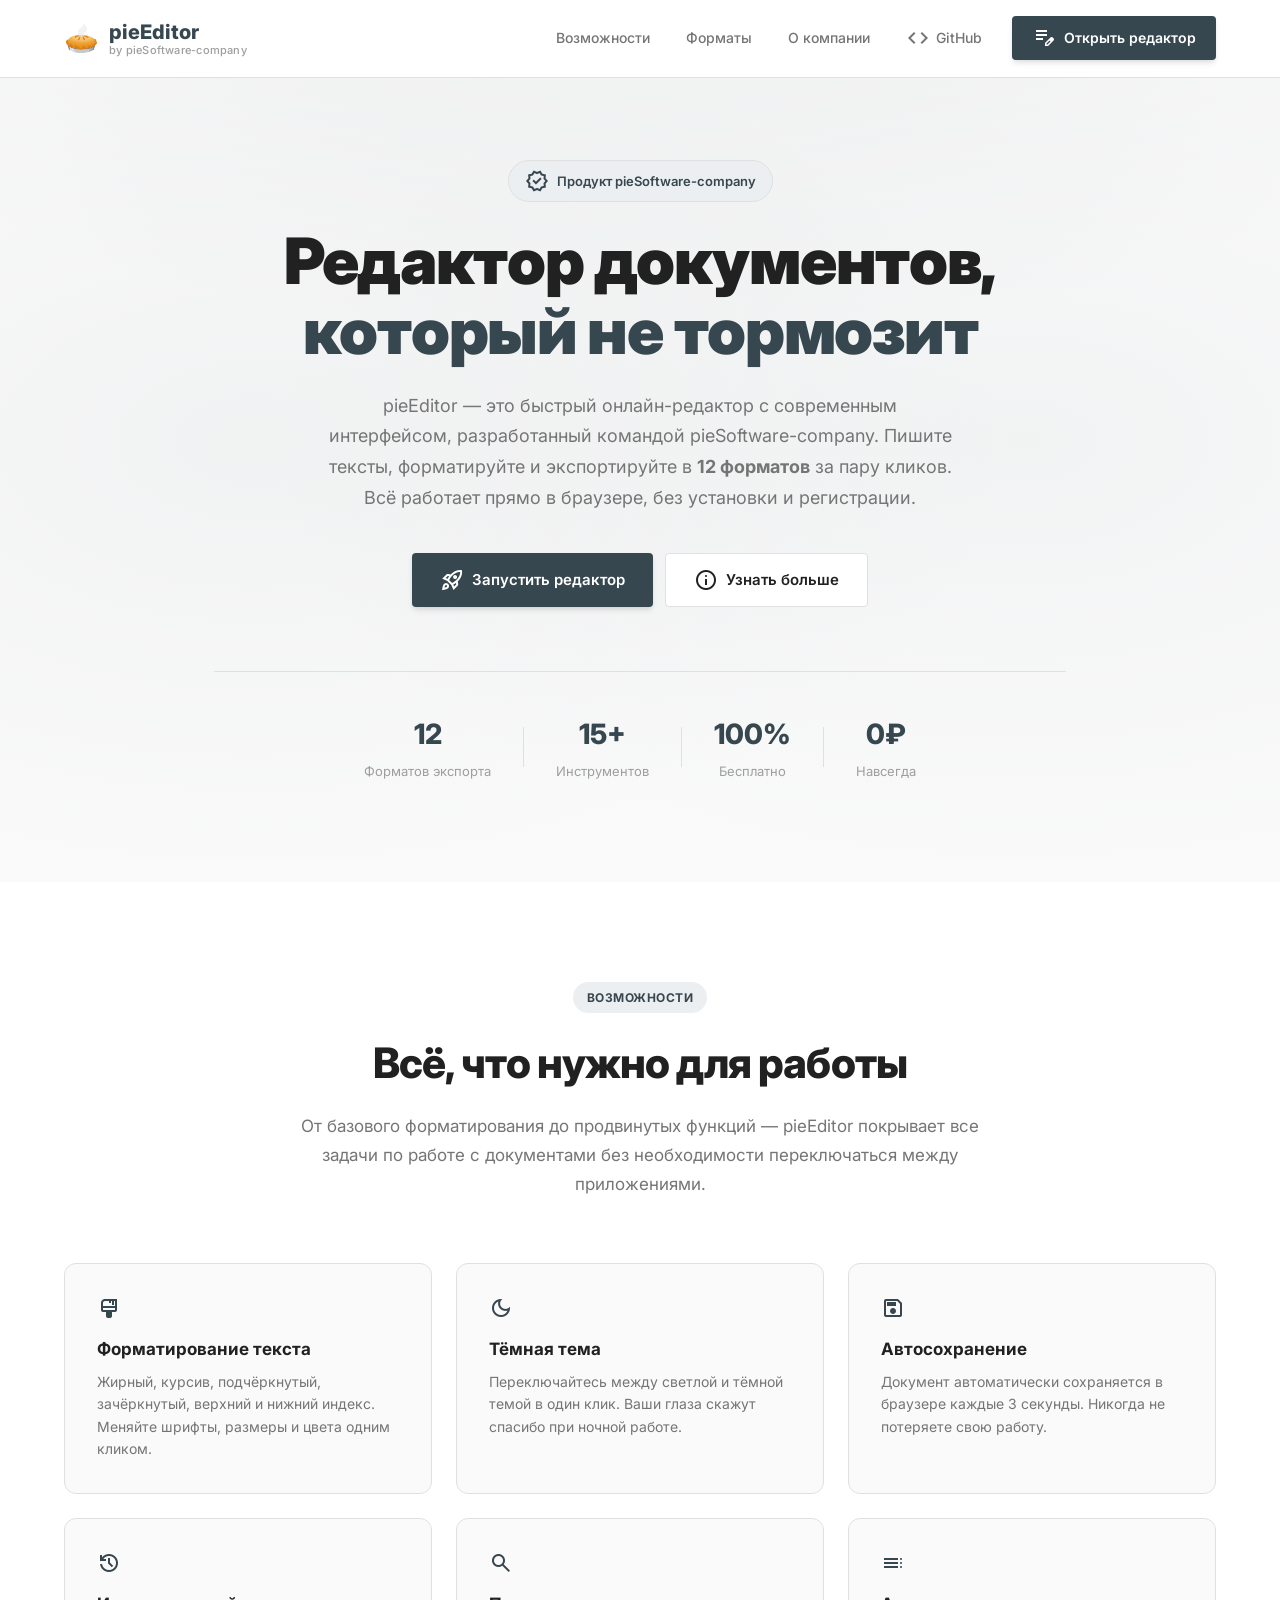
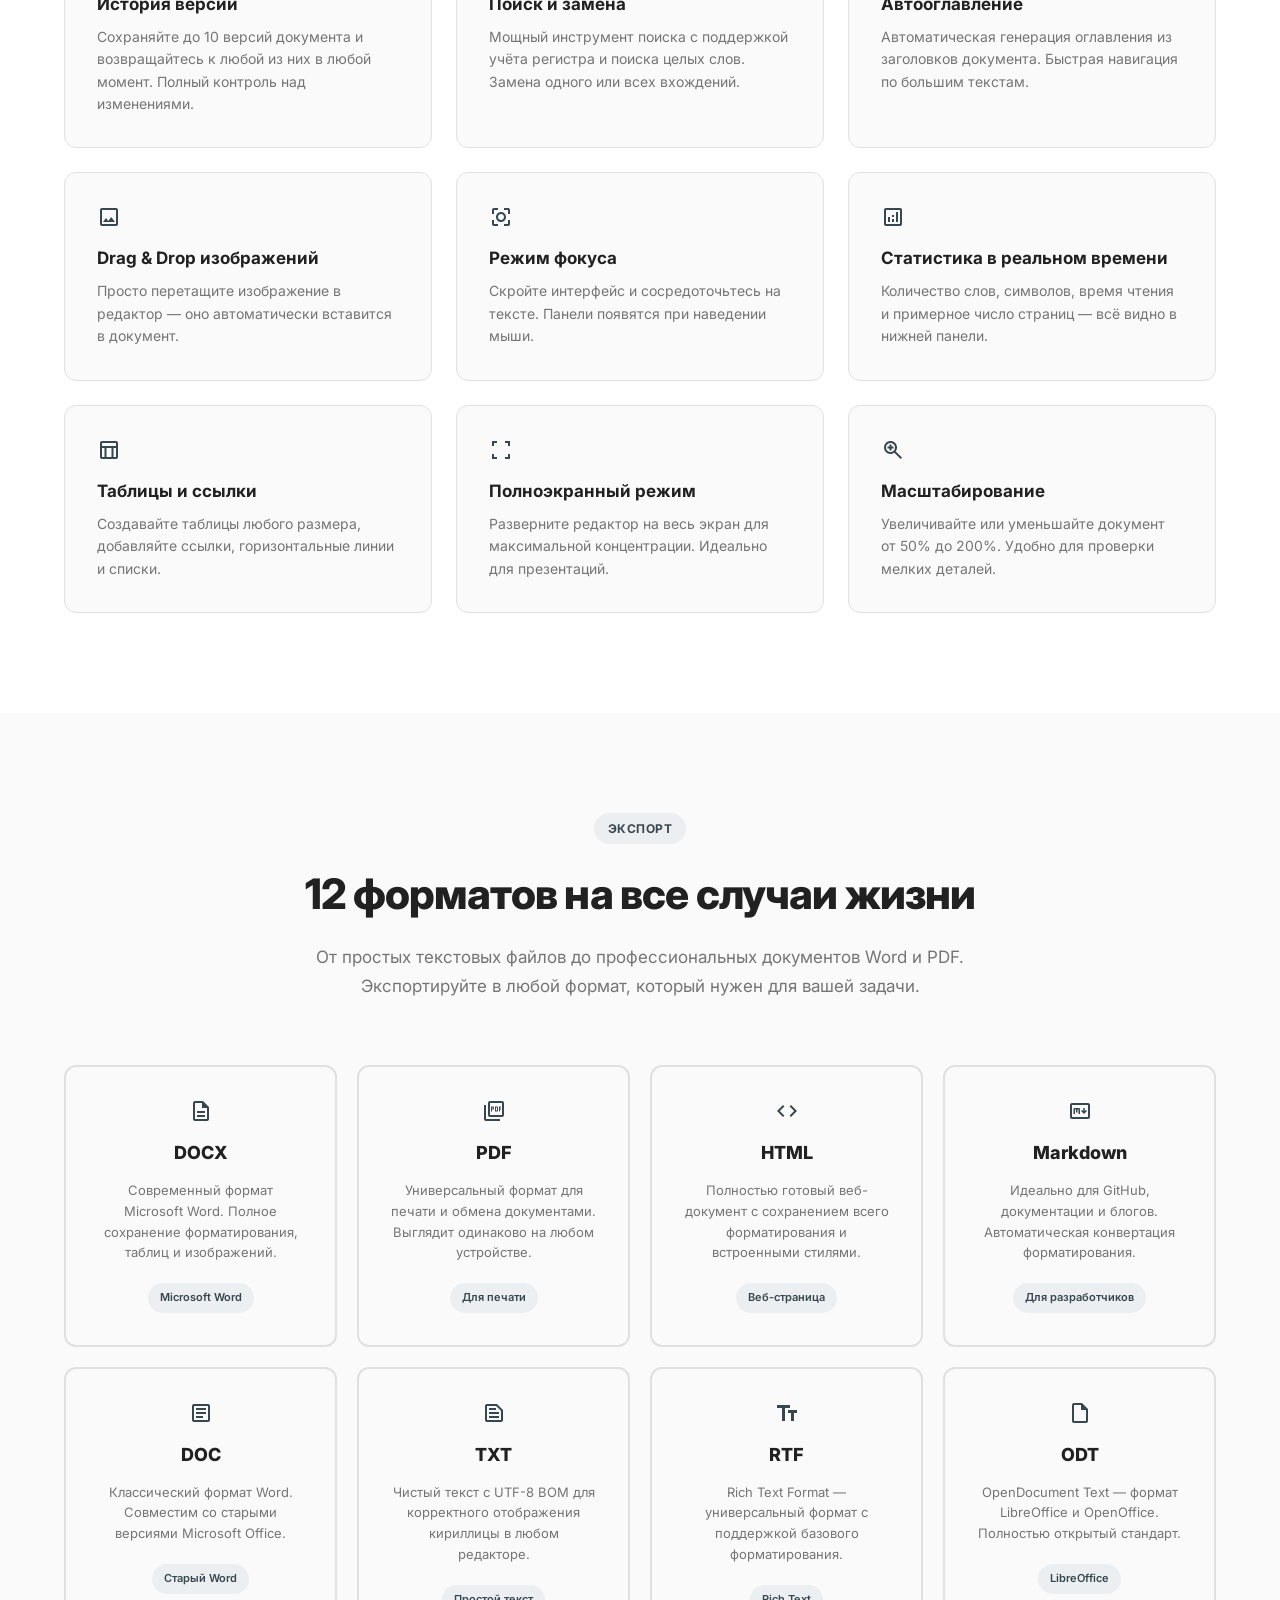
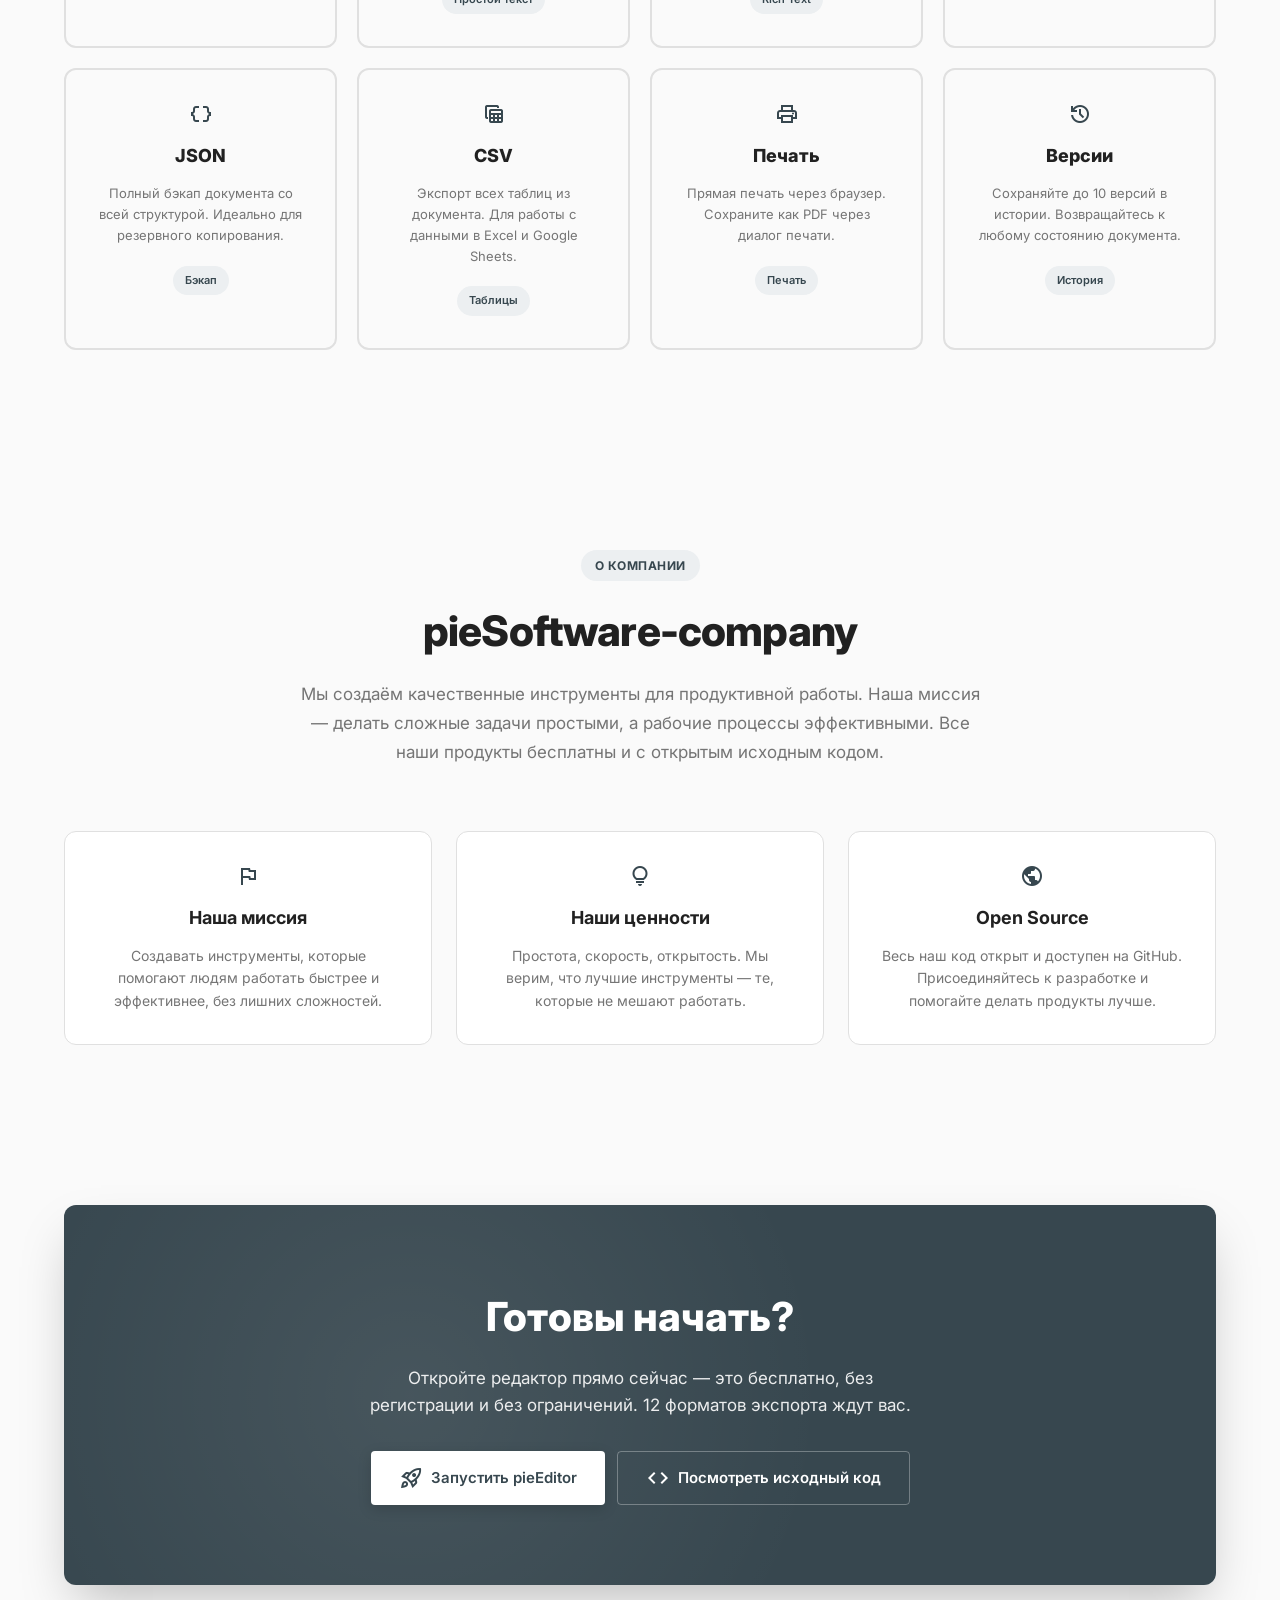
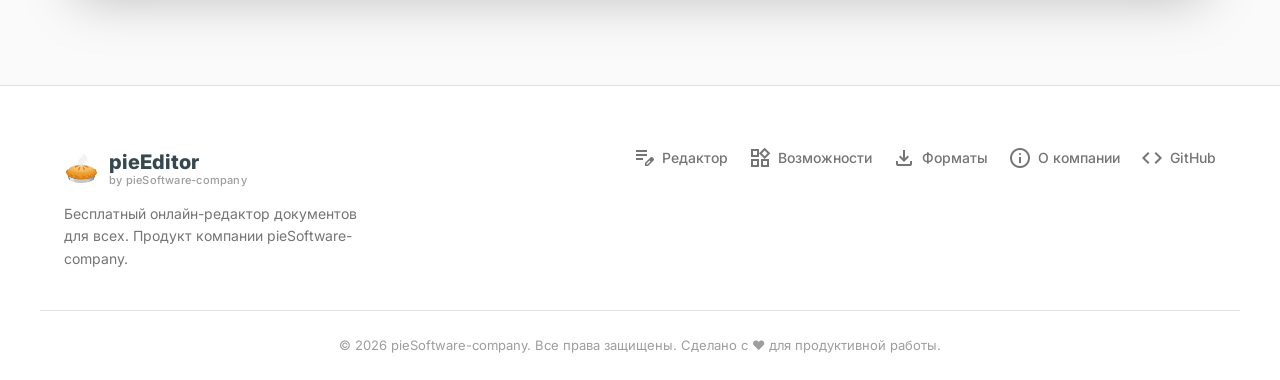
<file: index.html>
<!DOCTYPE html>
<html lang="ru">
<head>
    <meta charset="UTF-8">
    <meta name="viewport" content="width=device-width, initial-scale=1.0">
    <title>pieEditor — Бесплатный онлайн-редактор документов от pieSoftware-company</title>
    <meta name="description" content="pieEditor — мощный онлайн-редактор документов с экспортом в 12 форматов: DOCX, PDF, HTML, Markdown, RTF, ODT и другие. Бесплатно, без регистрации.">
    <link rel="stylesheet" href="css/landing.css">
    <link rel="preconnect" href="https://fonts.googleapis.com">
    <link rel="preconnect" href="https://fonts.gstatic.com" crossorigin>
    <link href="https://fonts.googleapis.com/css2?family=Inter:wght@400;500;600;700;800;900&display=swap" rel="stylesheet">
    <link rel="stylesheet" href="https://fonts.googleapis.com/css2?family=Material+Symbols+Outlined:opsz,wght,FILL,GRAD@20..48,100..700,0..1,-50..200" />
</head>
<body>
    <nav class="navbar">
        <div class="container navbar-content">
            <div class="logo">
                <span class="logo-icon">🥧</span>
                <div class="logo-text-wrapper">
                    <span class="logo-text">pieEditor</span>
                    <span class="logo-subtitle">by pieSoftware-company</span>
                </div>
            </div>
            <div class="nav-links">
                <a href="#features" class="nav-link">Возможности</a>
                <a href="#formats" class="nav-link">Форматы</a>
                <a href="#about" class="nav-link">О компании</a>
                <a href="https://github.com/pieSoftware-company/pieEditor" class="nav-link" target="_blank" rel="noopener">
                    <span class="material-symbols-outlined">code</span>
                    GitHub
                </a>
                <a href="editor.html" class="btn btn-primary nav-cta">
                    <span class="material-symbols-outlined">edit_note</span>
                    Открыть редактор
                </a>
            </div>
        </div>
    </nav>

    <section class="hero">
        <div class="hero-bg"></div>
        <div class="container hero-content">
            <div class="hero-badge">
                <span class="material-symbols-outlined badge-icon">verified</span>
                <span>Продукт pieSoftware-company</span>
            </div>
            <h1 class="hero-title">
                Редактор документов,<br>
                <span class="gradient-text">который не тормозит</span>
            </h1>
            <p class="hero-description">
                pieEditor — это быстрый онлайн-редактор с современным интерфейсом,
                разработанный командой pieSoftware-company. Пишите тексты, форматируйте
                и экспортируйте в <strong>12 форматов</strong> за пару кликов.
                Всё работает прямо в браузере, без установки и регистрации.
            </p>
            <div class="hero-actions">
                <a href="editor.html" class="btn btn-primary btn-lg">
                    <span class="material-symbols-outlined">rocket_launch</span>
                    Запустить редактор
                </a>
                <a href="#features" class="btn btn-secondary btn-lg">
                    <span class="material-symbols-outlined">info</span>
                    Узнать больше
                </a>
            </div>
            <div class="hero-stats">
                <div class="stat">
                    <div class="stat-number">12</div>
                    <div class="stat-label">Форматов экспорта</div>
                </div>
                <div class="stat-divider"></div>
                <div class="stat">
                    <div class="stat-number">15+</div>
                    <div class="stat-label">Инструментов</div>
                </div>
                <div class="stat-divider"></div>
                <div class="stat">
                    <div class="stat-number">100%</div>
                    <div class="stat-label">Бесплатно</div>
                </div>
                <div class="stat-divider"></div>
                <div class="stat">
                    <div class="stat-number">0₽</div>
                    <div class="stat-label">Навсегда</div>
                </div>
            </div>
        </div>
    </section>

    <section class="features" id="features">
        <div class="container">
            <div class="section-header">
                <div class="section-badge">Возможности</div>
                <h2 class="section-title">Всё, что нужно для работы</h2>
                <p class="section-description">
                    От базового форматирования до продвинутых функций — pieEditor покрывает все задачи
                    по работе с документами без необходимости переключаться между приложениями.
                </p>
            </div>
            <div class="features-grid">
                <div class="feature-card">
                    <span class="material-symbols-outlined feature-icon">format_paint</span>
                    <h3 class="feature-title">Форматирование текста</h3>
                    <p class="feature-description">
                        Жирный, курсив, подчёркнутый, зачёркнутый, верхний и нижний индекс.
                        Меняйте шрифты, размеры и цвета одним кликом.
                    </p>
                </div>
                <div class="feature-card">
                    <span class="material-symbols-outlined feature-icon">dark_mode</span>
                    <h3 class="feature-title">Тёмная тема</h3>
                    <p class="feature-description">
                        Переключайтесь между светлой и тёмной темой в один клик.
                        Ваши глаза скажут спасибо при ночной работе.
                    </p>
                </div>
                <div class="feature-card">
                    <span class="material-symbols-outlined feature-icon">save</span>
                    <h3 class="feature-title">Автосохранение</h3>
                    <p class="feature-description">
                        Документ автоматически сохраняется в браузере каждые 3 секунды.
                        Никогда не потеряете свою работу.
                    </p>
                </div>
                <div class="feature-card">
                    <span class="material-symbols-outlined feature-icon">history</span>
                    <h3 class="feature-title">История версий</h3>
                    <p class="feature-description">
                        Сохраняйте до 10 версий документа и возвращайтесь к любой из них
                        в любой момент. Полный контроль над изменениями.
                    </p>
                </div>
                <div class="feature-card">
                    <span class="material-symbols-outlined feature-icon">search</span>
                    <h3 class="feature-title">Поиск и замена</h3>
                    <p class="feature-description">
                        Мощный инструмент поиска с поддержкой учёта регистра
                        и поиска целых слов. Замена одного или всех вхождений.
                    </p>
                </div>
                <div class="feature-card">
                    <span class="material-symbols-outlined feature-icon">toc</span>
                    <h3 class="feature-title">Автооглавление</h3>
                    <p class="feature-description">
                        Автоматическая генерация оглавления из заголовков документа.
                        Быстрая навигация по большим текстам.
                    </p>
                </div>
                <div class="feature-card">
                    <span class="material-symbols-outlined feature-icon">image</span>
                    <h3 class="feature-title">Drag & Drop изображений</h3>
                    <p class="feature-description">
                        Просто перетащите изображение в редактор —
                        оно автоматически вставится в документ.
                    </p>
                </div>
                <div class="feature-card">
                    <span class="material-symbols-outlined feature-icon">center_focus_strong</span>
                    <h3 class="feature-title">Режим фокуса</h3>
                    <p class="feature-description">
                        Скройте интерфейс и сосредоточьтесь на тексте.
                        Панели появятся при наведении мыши.
                    </p>
                </div>
                <div class="feature-card">
                    <span class="material-symbols-outlined feature-icon">analytics</span>
                    <h3 class="feature-title">Статистика в реальном времени</h3>
                    <p class="feature-description">
                        Количество слов, символов, время чтения и примерное
                        число страниц — всё видно в нижней панели.
                    </p>
                </div>
                <div class="feature-card">
                    <span class="material-symbols-outlined feature-icon">table_chart</span>
                    <h3 class="feature-title">Таблицы и ссылки</h3>
                    <p class="feature-description">
                        Создавайте таблицы любого размера, добавляйте ссылки,
                        горизонтальные линии и списки.
                    </p>
                </div>
                <div class="feature-card">
                    <span class="material-symbols-outlined feature-icon">fullscreen</span>
                    <h3 class="feature-title">Полноэкранный режим</h3>
                    <p class="feature-description">
                        Разверните редактор на весь экран для максимальной
                        концентрации. Идеально для презентаций.
                    </p>
                </div>
                <div class="feature-card">
                    <span class="material-symbols-outlined feature-icon">zoom_in</span>
                    <h3 class="feature-title">Масштабирование</h3>
                    <p class="feature-description">
                        Увеличивайте или уменьшайте документ от 50% до 200%.
                        Удобно для проверки мелких деталей.
                    </p>
                </div>
            </div>
        </div>
    </section>

    <section class="formats" id="formats">
        <div class="container">
            <div class="section-header">
                <div class="section-badge">Экспорт</div>
                <h2 class="section-title">12 форматов на все случаи жизни</h2>
                <p class="section-description">
                    От простых текстовых файлов до профессиональных документов Word и PDF.
                    Экспортируйте в любой формат, который нужен для вашей задачи.
                </p>
            </div>
            <div class="formats-grid">
                <div class="format-card">
                    <span class="material-symbols-outlined format-icon">description</span>
                    <h3 class="format-title">DOCX</h3>
                    <p class="format-description">
                        Современный формат Microsoft Word. Полное сохранение
                        форматирования, таблиц и изображений.
                    </p>
                    <div class="format-tag">Microsoft Word</div>
                </div>
                <div class="format-card">
                    <span class="material-symbols-outlined format-icon">picture_as_pdf</span>
                    <h3 class="format-title">PDF</h3>
                    <p class="format-description">
                        Универсальный формат для печати и обмена документами.
                        Выглядит одинаково на любом устройстве.
                    </p>
                    <div class="format-tag">Для печати</div>
                </div>
                <div class="format-card">
                    <span class="material-symbols-outlined format-icon">code</span>
                    <h3 class="format-title">HTML</h3>
                    <p class="format-description">
                        Полностью готовый веб-документ с сохранением
                        всего форматирования и встроенными стилями.
                    </p>
                    <div class="format-tag">Веб-страница</div>
                </div>
                <div class="format-card">
                    <span class="material-symbols-outlined format-icon">markdown</span>
                    <h3 class="format-title">Markdown</h3>
                    <p class="format-description">
                        Идеально для GitHub, документации и блогов.
                        Автоматическая конвертация форматирования.
                    </p>
                    <div class="format-tag">Для разработчиков</div>
                </div>
                <div class="format-card">
                    <span class="material-symbols-outlined format-icon">article</span>
                    <h3 class="format-title">DOC</h3>
                    <p class="format-description">
                        Классический формат Word. Совместим со старыми
                        версиями Microsoft Office.
                    </p>
                    <div class="format-tag">Старый Word</div>
                </div>
                <div class="format-card">
                    <span class="material-symbols-outlined format-icon">text_snippet</span>
                    <h3 class="format-title">TXT</h3>
                    <p class="format-description">
                        Чистый текст с UTF-8 BOM для корректного
                        отображения кириллицы в любом редакторе.
                    </p>
                    <div class="format-tag">Простой текст</div>
                </div>
                <div class="format-card">
                    <span class="material-symbols-outlined format-icon">text_fields</span>
                    <h3 class="format-title">RTF</h3>
                    <p class="format-description">
                        Rich Text Format — универсальный формат с
                        поддержкой базового форматирования.
                    </p>
                    <div class="format-tag">Rich Text</div>
                </div>
                <div class="format-card">
                    <span class="material-symbols-outlined format-icon">draft</span>
                    <h3 class="format-title">ODT</h3>
                    <p class="format-description">
                        OpenDocument Text — формат LibreOffice
                        и OpenOffice. Полностью открытый стандарт.
                    </p>
                    <div class="format-tag">LibreOffice</div>
                </div>
                <div class="format-card">
                    <span class="material-symbols-outlined format-icon">data_object</span>
                    <h3 class="format-title">JSON</h3>
                    <p class="format-description">
                        Полный бэкап документа со всей структурой.
                        Идеально для резервного копирования.
                    </p>
                    <div class="format-tag">Бэкап</div>
                </div>
                <div class="format-card">
                    <span class="material-symbols-outlined format-icon">table_view</span>
                    <h3 class="format-title">CSV</h3>
                    <p class="format-description">
                        Экспорт всех таблиц из документа.
                        Для работы с данными в Excel и Google Sheets.
                    </p>
                    <div class="format-tag">Таблицы</div>
                </div>
                <div class="format-card">
                    <span class="material-symbols-outlined format-icon">print</span>
                    <h3 class="format-title">Печать</h3>
                    <p class="format-description">
                        Прямая печать через браузер.
                        Сохраните как PDF через диалог печати.
                    </p>
                    <div class="format-tag">Печать</div>
                </div>
                <div class="format-card">
                    <span class="material-symbols-outlined format-icon">history</span>
                    <h3 class="format-title">Версии</h3>
                    <p class="format-description">
                        Сохраняйте до 10 версий в истории.
                        Возвращайтесь к любому состоянию документа.
                    </p>
                    <div class="format-tag">История</div>
                </div>
            </div>
        </div>
    </section>

    <section class="about" id="about">
        <div class="container">
            <div class="section-header">
                <div class="section-badge">О компании</div>
                <h2 class="section-title">pieSoftware-company</h2>
                <p class="section-description">
                    Мы создаём качественные инструменты для продуктивной работы.
                    Наша миссия — делать сложные задачи простыми, а рабочие процессы
                    эффективными. Все наши продукты бесплатны и с открытым исходным кодом.
                </p>
            </div>
            <div class="about-grid">
                <div class="about-card">
                    <span class="material-symbols-outlined about-icon">flag</span>
                    <h3 class="about-title">Наша миссия</h3>
                    <p class="about-description">
                        Создавать инструменты, которые помогают людям работать
                        быстрее и эффективнее, без лишних сложностей.
                    </p>
                </div>
                <div class="about-card">
                    <span class="material-symbols-outlined about-icon">lightbulb</span>
                    <h3 class="about-title">Наши ценности</h3>
                    <p class="about-description">
                        Простота, скорость, открытость. Мы верим, что лучшие
                        инструменты — те, которые не мешают работать.
                    </p>
                </div>
                <div class="about-card">
                    <span class="material-symbols-outlined about-icon">public</span>
                    <h3 class="about-title">Open Source</h3>
                    <p class="about-description">
                        Весь наш код открыт и доступен на GitHub. Присоединяйтесь
                        к разработке и помогайте делать продукты лучше.
                    </p>
                </div>
            </div>
        </div>
    </section>

    <section class="cta">
        <div class="container">
            <div class="cta-card">
                <h2 class="cta-title">Готовы начать?</h2>
                <p class="cta-description">
                    Откройте редактор прямо сейчас — это бесплатно, без регистрации
                    и без ограничений. 12 форматов экспорта ждут вас.
                </p>
                <div class="cta-actions">
                    <a href="editor.html" class="btn btn-primary btn-lg">
                        <span class="material-symbols-outlined">rocket_launch</span>
                        Запустить pieEditor
                    </a>
                    <a href="https://github.com/pieSoftware-company/pieEditor" class="btn btn-ghost btn-lg" target="_blank" rel="noopener">
                        <span class="material-symbols-outlined">code</span>
                        Посмотреть исходный код
                    </a>
                </div>
            </div>
        </div>
    </section>

    <footer class="footer">
        <div class="container footer-content">
            <div class="footer-left">
                <div class="logo">
                    <span class="logo-icon">🥧</span>
                    <div class="logo-text-wrapper">
                        <span class="logo-text">pieEditor</span>
                        <span class="logo-subtitle">by pieSoftware-company</span>
                    </div>
                </div>
                <p class="footer-tagline">
                    Бесплатный онлайн-редактор документов для всех.
                    Продукт компании pieSoftware-company.
                </p>
            </div>
            <div class="footer-right">
                <a href="editor.html" class="footer-link">
                    <span class="material-symbols-outlined">edit_note</span>
                    Редактор
                </a>
                <a href="#features" class="footer-link">
                    <span class="material-symbols-outlined">widgets</span>
                    Возможности
                </a>
                <a href="#formats" class="footer-link">
                    <span class="material-symbols-outlined">file_download</span>
                    Форматы
                </a>
                <a href="#about" class="footer-link">
                    <span class="material-symbols-outlined">info</span>
                    О компании
                </a>
                <a href="https://github.com/pieSoftware-company/pieEditor" class="footer-link" target="_blank" rel="noopener">
                    <span class="material-symbols-outlined">code</span>
                    GitHub
                </a>
            </div>
        </div>
        <div class="container footer-bottom">
            <p>© 2026 pieSoftware-company. Все права защищены. Сделано с ❤️ для продуктивной работы.</p>
        </div>
    </footer>

    <script>
        // Плавная прокрутка по якорям
        document.querySelectorAll('a[href^="#"]').forEach(anchor => {
            anchor.addEventListener('click', function (e) {
                e.preventDefault();
                const target = document.querySelector(this.getAttribute('href'));
                if (target) {
                    target.scrollIntoView({ behavior: 'smooth', block: 'start' });
                }
            });
        });

        // Анимация появления при скролле
        const observerOptions = {
            threshold: 0.1,
            rootMargin: '0px 0px -50px 0px'
        };

        const observer = new IntersectionObserver((entries) => {
            entries.forEach(entry => {
                if (entry.isIntersecting) {
                    entry.target.classList.add('visible');
                }
            });
        }, observerOptions);

        document.querySelectorAll('.feature-card, .format-card, .about-card').forEach(el => {
            observer.observe(el);
        });
    </script>
</body>
</html>
</file>
<file: css/landing.css>
* {
    margin: 0;
    padding: 0;
    box-sizing: border-box;
}

:root {
    --primary: #37474f;
    --primary-hover: #263238;
    --primary-light: #eceff1;
    --primary-gradient: linear-gradient(135deg, #455a64 0%, #546e7a 100%);
    --bg: #fafafa;
    --surface: #ffffff;
    --surface-2: #f5f5f5;
    --border: #e0e0e0;
    --border-dark: #bdbdbd;
    --text: #212121;
    --text-secondary: #757575;
    --text-muted: #9e9e9e;
    --shadow-sm: 0 1px 2px rgba(0,0,0,0.08);
    --shadow: 0 4px 6px -1px rgba(0,0,0,0.1), 0 2px 4px -1px rgba(0,0,0,0.06);
    --shadow-lg: 0 20px 25px -5px rgba(0,0,0,0.1), 0 10px 10px -5px rgba(0,0,0,0.04);
    --shadow-xl: 0 25px 50px -12px rgba(0,0,0,0.25);
    --radius: 6px;
    --radius-lg: 12px;
    --radius-sm: 4px;
}

body {
    font-family: 'Inter', -apple-system, BlinkMacSystemFont, sans-serif;
    background: var(--bg);
    color: var(--text);
    line-height: 1.6;
    -webkit-font-smoothing: antialiased;
    -moz-osx-font-smoothing: grayscale;
    overflow-x: hidden;
}

.material-symbols-outlined {
    font-size: 18px;
    vertical-align: middle;
}

.container {
    max-width: 1200px;
    margin: 0 auto;
    padding: 0 24px;
}

/* === Навигация === */
.navbar {
    position: fixed;
    top: 0;
    left: 0;
    right: 0;
    background: rgba(255, 255, 255, 0.95);
    backdrop-filter: saturate(180%) blur(12px);
    -webkit-backdrop-filter: saturate(180%) blur(12px);
    border-bottom: 1px solid var(--border);
    z-index: 1000;
    padding: 16px 0;
}

.navbar-content {
    display: flex;
    align-items: center;
    justify-content: space-between;
}

.logo {
    display: flex;
    align-items: center;
    gap: 10px;
    text-decoration: none;
}

.logo-icon {
    font-size: 28px;
}

.logo-text-wrapper {
    display: flex;
    flex-direction: column;
    gap: 2px;
}

.logo-text {
    font-size: 20px;
    font-weight: 800;
    color: var(--primary);
    line-height: 1.1;
}

.logo-subtitle {
    font-size: 11px;
    font-weight: 500;
    color: var(--text-muted);
    letter-spacing: 0.02em;
    line-height: 1;
}

.nav-links {
    display: flex;
    align-items: center;
    gap: 8px;
}

.nav-link {
    padding: 8px 14px;
    color: var(--text-secondary);
    text-decoration: none;
    font-size: 14px;
    font-weight: 500;
    border-radius: var(--radius-sm);
    transition: all 0.2s;
    display: flex;
    align-items: center;
    gap: 6px;
}

.nav-link:hover {
    color: var(--text);
    background: var(--surface-2);
}

.nav-cta {
    margin-left: 8px;
}

/* === Кнопки === */
.btn {
    display: inline-flex;
    align-items: center;
    justify-content: center;
    gap: 8px;
    padding: 10px 20px;
    border-radius: var(--radius-sm);
    font-size: 14px;
    font-weight: 600;
    text-decoration: none;
    cursor: pointer;
    border: none;
    transition: all 0.2s;
    font-family: inherit;
    white-space: nowrap;
}

.btn-primary {
    background: var(--primary);
    color: white;
    box-shadow: var(--shadow);
}

.btn-primary:hover {
    background: var(--primary-hover);
    transform: translateY(-1px);
    box-shadow: var(--shadow-lg);
}

.btn-secondary {
    background: var(--surface);
    color: var(--text);
    border: 1px solid var(--border);
}

.btn-secondary:hover {
    background: var(--surface-2);
    border-color: var(--primary);
    color: var(--primary);
}

.btn-ghost {
    background: transparent;
    color: var(--text-secondary);
    border: 1px solid var(--border);
}

.btn-ghost:hover {
    color: var(--text);
    background: var(--surface-2);
}

.btn-lg {
    padding: 14px 28px;
    font-size: 15px;
}

/* === Hero секция === */
.hero {
    position: relative;
    padding: 160px 0 100px;
    overflow: hidden;
    text-align: center;
}

.hero-bg {
    position: absolute;
    inset: 0;
    background: 
        radial-gradient(ellipse 80% 60% at 50% -20%, rgba(55, 71, 79, 0.08), transparent),
        radial-gradient(ellipse 60% 50% at 20% 50%, rgba(69, 90, 100, 0.05), transparent),
        radial-gradient(ellipse 60% 50% at 80% 50%, rgba(84, 110, 122, 0.05), transparent);
    z-index: -1;
}

.hero-content {
    max-width: 900px;
    margin: 0 auto;
}

.hero-badge {
    display: inline-flex;
    align-items: center;
    gap: 8px;
    padding: 8px 16px;
    background: var(--primary-light);
    color: var(--primary);
    border-radius: 100px;
    font-size: 13px;
    font-weight: 600;
    margin-bottom: 24px;
    border: 1px solid var(--border);
}

.badge-icon {
    font-size: 16px;
}

.hero-title {
    font-size: clamp(36px, 6vw, 64px);
    font-weight: 900;
    line-height: 1.1;
    letter-spacing: -0.02em;
    margin-bottom: 24px;
    color: var(--text);
}

.gradient-text {
    color: var(--primary);
}

.hero-description {
    font-size: 18px;
    color: var(--text-secondary);
    line-height: 1.7;
    max-width: 640px;
    margin: 0 auto 40px;
}

.hero-actions {
    display: flex;
    gap: 12px;
    justify-content: center;
    flex-wrap: wrap;
    margin-bottom: 64px;
}

.hero-stats {
    display: flex;
    align-items: center;
    justify-content: center;
    gap: 32px;
    flex-wrap: wrap;
    padding-top: 40px;
    border-top: 1px solid var(--border);
}

.stat {
    text-align: center;
}

.stat-number {
    font-size: 28px;
    font-weight: 800;
    color: var(--primary);
}

.stat-label {
    font-size: 13px;
    color: var(--text-muted);
    margin-top: 4px;
}

.stat-divider {
    width: 1px;
    height: 40px;
    background: var(--border);
}

/* === Секции === */
section {
    padding: 100px 0;
}

.section-header {
    text-align: center;
    max-width: 700px;
    margin: 0 auto 64px;
}

.section-badge {
    display: inline-block;
    padding: 6px 14px;
    background: var(--primary-light);
    color: var(--primary);
    border-radius: 100px;
    font-size: 12px;
    font-weight: 700;
    margin-bottom: 16px;
    letter-spacing: 0.5px;
    text-transform: uppercase;
}

.section-title {
    font-size: clamp(28px, 4vw, 42px);
    font-weight: 800;
    letter-spacing: -0.02em;
    margin-bottom: 16px;
    color: var(--text);
}

.section-description {
    font-size: 17px;
    color: var(--text-secondary);
    line-height: 1.7;
}

/* === Features === */
.features {
    background: var(--surface);
}

.features-grid {
    display: grid;
    grid-template-columns: repeat(auto-fit, minmax(280px, 1fr));
    gap: 24px;
}

.feature-card {
    background: var(--bg);
    padding: 32px;
    border-radius: var(--radius-lg);
    border: 1px solid var(--border);
    transition: all 0.3s cubic-bezier(0.4, 0, 0.2, 1);
    opacity: 0;
    transform: translateY(20px);
}

.feature-card.visible {
    opacity: 1;
    transform: translateY(0);
}

.feature-card:hover {
    transform: translateY(-4px);
    box-shadow: var(--shadow-lg);
    border-color: var(--primary);
}

.feature-icon {
    font-size: 40px;
    margin-bottom: 16px;
    display: inline-block;
    transition: transform 0.3s;
    color: var(--primary);
}

.feature-card:hover .feature-icon {
    transform: scale(1.1);
}

.feature-title {
    font-size: 17px;
    font-weight: 700;
    margin-bottom: 8px;
    color: var(--text);
}

.feature-description {
    font-size: 14px;
    color: var(--text-secondary);
    line-height: 1.6;
}

/* === Formats === */
.formats-grid {
    display: grid;
    grid-template-columns: repeat(auto-fit, minmax(220px, 1fr));
    gap: 20px;
}

@media (max-width: 768px) {
    .formats-grid {
        grid-template-columns: repeat(2, 1fr);
    }
}

@media (max-width: 480px) {
    .formats-grid {
        grid-template-columns: 1fr;
    }
}

.format-card {
    background: var(--bg);
    padding: 32px;
    border-radius: var(--radius-lg);
    border: 2px solid var(--border);
    text-align: center;
    transition: all 0.3s cubic-bezier(0.4, 0, 0.2, 1);
    position: relative;
    opacity: 0;
    transform: translateY(20px);
}

.format-card.visible {
    opacity: 1;
    transform: translateY(0);
}

.format-card:hover {
    transform: translateY(-6px);
    border-color: var(--primary);
    box-shadow: var(--shadow-xl);
}

.format-icon {
    font-size: 48px;
    margin-bottom: 16px;
    display: inline-block;
    color: var(--primary);
}

.format-title {
    font-size: 18px;
    font-weight: 800;
    margin-bottom: 12px;
    color: var(--text);
}

.format-description {
    font-size: 13px;
    color: var(--text-secondary);
    line-height: 1.6;
    margin-bottom: 20px;
}

.format-tag {
    display: inline-block;
    padding: 6px 12px;
    background: var(--primary-light);
    color: var(--primary);
    border-radius: 100px;
    font-size: 11px;
    font-weight: 600;
}

/* === About === */
.about {
    background: var(--bg);
}

.about-grid {
    display: grid;
    grid-template-columns: repeat(auto-fit, minmax(280px, 1fr));
    gap: 24px;
}

.about-card {
    background: var(--surface);
    padding: 32px;
    border-radius: var(--radius-lg);
    border: 1px solid var(--border);
    text-align: center;
    transition: all 0.3s cubic-bezier(0.4, 0, 0.2, 1);
    opacity: 0;
    transform: translateY(20px);
}

.about-card.visible {
    opacity: 1;
    transform: translateY(0);
}

.about-card:hover {
    transform: translateY(-4px);
    box-shadow: var(--shadow-lg);
    border-color: var(--primary);
}

.about-icon {
    font-size: 48px;
    margin-bottom: 16px;
    display: inline-block;
    transition: transform 0.3s;
    color: var(--primary);
}

.about-card:hover .about-icon {
    transform: scale(1.1);
}

.about-title {
    font-size: 18px;
    font-weight: 700;
    margin-bottom: 12px;
    color: var(--text);
}

.about-description {
    font-size: 14px;
    color: var(--text-secondary);
    line-height: 1.6;
}

/* === CTA === */
.cta {
    padding: 60px 0 100px;
}

.cta-card {
    background: var(--primary);
    padding: 80px 40px;
    border-radius: var(--radius-lg);
    text-align: center;
    box-shadow: var(--shadow-xl);
    position: relative;
    overflow: hidden;
}

.cta-card::before {
    content: '';
    position: absolute;
    inset: 0;
    background: radial-gradient(circle at 30% 50%, rgba(255,255,255,0.08), transparent 50%);
}

.cta-title {
    font-size: clamp(28px, 4vw, 40px);
    font-weight: 800;
    color: white;
    margin-bottom: 16px;
    position: relative;
}

.cta-description {
    font-size: 17px;
    color: rgba(255, 255, 255, 0.9);
    max-width: 560px;
    margin: 0 auto 32px;
    position: relative;
}

.cta-actions {
    display: flex;
    gap: 12px;
    justify-content: center;
    flex-wrap: wrap;
    position: relative;
}

.cta .btn-primary {
    background: white;
    color: var(--primary);
    box-shadow: 0 4px 14px rgba(0,0,0,0.15);
}

.cta .btn-primary:hover {
    background: var(--surface-2);
    transform: translateY(-2px);
}

.cta .btn-ghost {
    color: white;
    border: 1px solid rgba(255,255,255,0.3);
}

.cta .btn-ghost:hover {
    background: rgba(255,255,255,0.1);
    color: white;
}

/* === Footer === */
.footer {
    background: var(--surface);
    padding: 60px 0 24px;
    border-top: 1px solid var(--border);
}

.footer-content {
    display: flex;
    justify-content: space-between;
    align-items: flex-start;
    gap: 40px;
    margin-bottom: 40px;
    flex-wrap: wrap;
}

.footer-tagline {
    color: var(--text-secondary);
    font-size: 14px;
    margin-top: 12px;
    max-width: 300px;
}

.footer-right {
    display: flex;
    gap: 20px;
    flex-wrap: wrap;
}

.footer-link {
    color: var(--text-secondary);
    text-decoration: none;
    font-size: 14px;
    font-weight: 500;
    transition: color 0.2s;
    display: flex;
    align-items: center;
    gap: 6px;
}

.footer-link:hover {
    color: var(--primary);
}

.footer-bottom {
    padding-top: 24px;
    border-top: 1px solid var(--border);
    text-align: center;
    color: var(--text-muted);
    font-size: 13px;
}

/* === Адаптивность === */
@media (max-width: 768px) {
    .navbar {
        padding: 12px 0;
    }

    .nav-links .nav-link:not(.nav-cta) {
        display: none;
    }

    .hero {
        padding: 120px 0 60px;
    }

    section {
        padding: 60px 0;
    }

    .hero-stats {
        gap: 20px;
    }

    .stat-divider {
        display: none;
    }

    .stat {
        min-width: 100px;
    }

    .cta-card {
        padding: 48px 24px;
    }

    .footer-content {
        flex-direction: column;
        align-items: flex-start;
    }

    .btn-lg {
        padding: 12px 24px;
        font-size: 14px;
        width: 100%;
    }

    .hero-actions {
        flex-direction: column;
    }
}

@media (max-width: 480px) {
    .hero-title {
        font-size: 32px;
    }

    .hero-description {
        font-size: 15px;
    }

    .feature-card, .format-card, .about-card {
        padding: 24px;
    }
}
</file>
